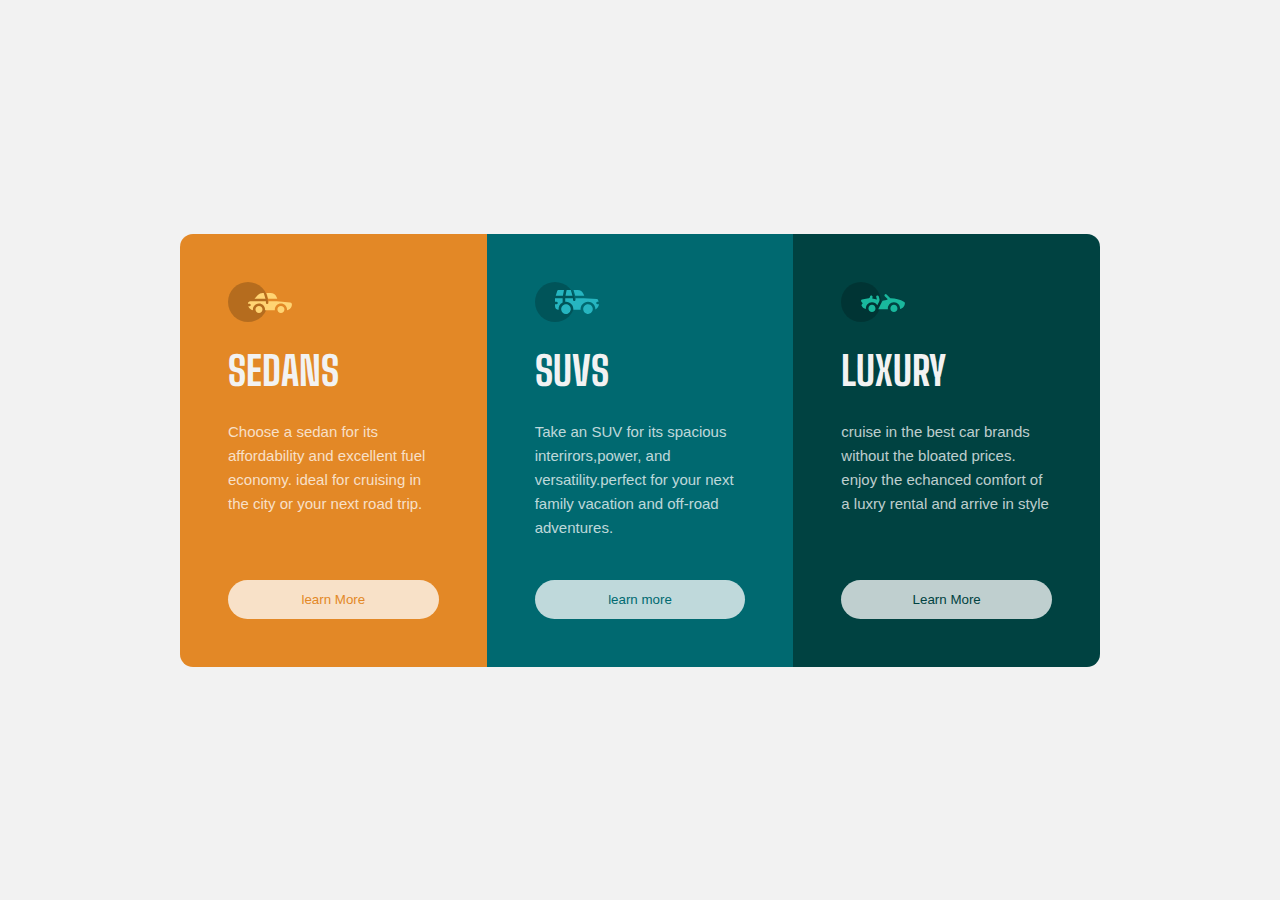
<file: index.html>
<!DOCTYPE html>
<html lang="en">
  <head>
    <meta charset="UTF-8" />
    <meta name="viewport" content="width=device-width, initial-scale=1.0" />
    <title>3-column-cards</title>
    <link
      rel="shortcut icon"
      href="assets/favicon-32x32.png"
      type="image/x-icon"
    />
    <link rel="stylesheet" href="style.css">
    <link rel="preconnect" href="https://fonts.googleapis.com">
<link rel="preconnect" href="https://fonts.gstatic.com" crossorigin>
  </head>
  <body>
    <main class="card-container">
      <!-- section-1, card -1 -->
      <section class="card" id="sedan">
        <div class="card-content">
          <img src="assets/icon-sedans.svg" alt="sedan icon" />
          <h1>SEDANS</h1>
          <p>
            Choose a sedan for its affordability and excellent fuel economy.
            ideal for cruising in the city or your next road trip.
          </p>
        </div>
        <button>learn More</button>
      </section>
      <!-- section-2, card -2 -->
      <section class="card" id="suv">
        <div class="card-content">
          <img src="assets/icon-suvs.svg" alt="suv icon" />
          <h1>SUVS</h1>
          <p>
            Take an SUV for its spacious interirors,power, and versatility.perfect for your next family vacation and off-road adventures.
          </p>
        </div>
        <button>learn more</button>
      </section>
       <!-- section-3, card -3 -->
        <section class="card" id="luxury">
            <div class="card-content">
                <img src="assets/icon-luxury.svg" alt="luxry icon">
                <h1>LUXURY</h1>
                <p> cruise in the best car brands without the bloated prices. enjoy the echanced comfort of a luxry rental and arrive in style</p>
            </div>
            <button>Learn More</button>
        </section>
    </main>
  </body>
</html>
</file>
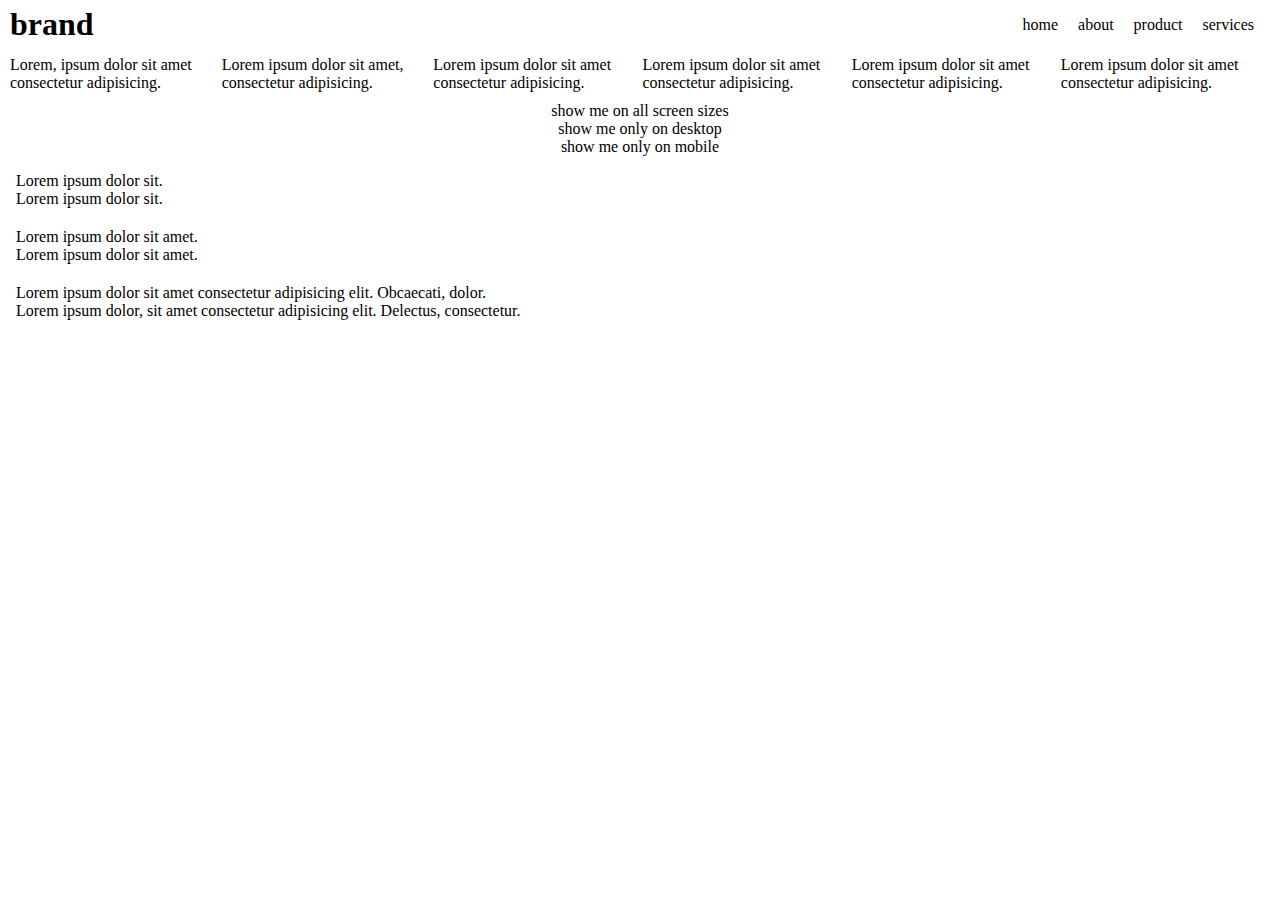
<file: mediaquery.html>
<!DOCTYPE html>
<html lang="en">
  <head>
    <meta charset="UTF-8" />
    <meta name="viewport" content="width=device-width, initial-scale=1.0" />
    <title>mediaquery</title>
    <link rel="stylesheet" href="mediaquery.css">
  </head>
  <body>
    <nav>
      <h1>brand</h1>
      <ul>
        <li>home</li>
        <li>about</li>
        <li>product</li>
        <li>services</li>
      </ul>
      <h2>menu-icon</h2>
    </nav>
    <main>
      <section id="section-1">
        <p>Lorem, ipsum dolor sit amet consectetur adipisicing.</p>
        <p>Lorem ipsum dolor sit amet, consectetur adipisicing.</p>
        <p>Lorem ipsum dolor sit amet consectetur adipisicing.</p>
        <p>Lorem ipsum dolor sit amet consectetur adipisicing.</p>
        <p>Lorem ipsum dolor sit amet consectetur adipisicing.</p>
        <p>Lorem ipsum dolor sit amet consectetur adipisicing.</p>
      </section>
      <section id="section-2">
        <p>show me on all screen sizes</p>
        <p id="desktop">show me only on desktop</p>
        <p id="tablet">show me only on tablet</p>
        <p id="mobile">show me only on mobile</p>
      </section>
    </main>
    <footer>
      <div>
        <p>Lorem ipsum dolor sit.</p>
        <p>Lorem ipsum dolor sit.</p>
      </div>
      <div>
        <p>Lorem ipsum dolor sit amet.</p>
        <p>Lorem ipsum dolor sit amet.</p>
      </div>
      <div>
        <p>
          Lorem ipsum dolor sit amet consectetur adipisicing elit. Obcaecati,
          dolor.
        </p>
        <p>
          Lorem ipsum dolor, sit amet consectetur adipisicing elit. Delectus,
          consectetur.
        </p>
      </div>
    </footer>
  </body>
</html>
</file>
<file: style.css>
@import url('https://fonts.googleapis.com/css2?family=Lexend+Deca:wght@100..900&display=swap');
@import url('https://fonts.googleapis.com/css2?family=Big+Shoulders:opsz,wght@10..72,100..900&display=swap');
:root{
    --bright-orange:hsl(31, 77%, 52%);
    --dark-cyan: hsl(184, 100%, 22%);
    --very-dark-cyan:hsl(179, 100%, 13%);
    --transparent-white:hsla(0, 0%, 100%, 0.75);
    --very-light-gray:hsl(0, 0%, 95%);
    --ff-lexan-deca:"lexand deca",sans-serif;
    --big-shoulders:"Big Shoulders", sans-serif;
}
*{
    padding: 0;
    margin: 0;
    box-sizing: border-box;
}
body{
    font-size: 15px;
    background-color: var(--very-light-gray);
    display: flex;
    justify-content: center;
    align-items: center;
    min-height: 100vh;
    /* border: 4px solid red; */
}

.card-container{
    display: flex;
    max-width: 920px;
    flex-wrap: wrap;
    overflow: hidden;
    border-radius: 13px ;
    
    /* flex-wrap: wrap; */
}
.card{
    flex: 1;
    padding: 48px;
    display: flex;
    flex-direction: column;
    gap: 40px;
    justify-content: space-between;
}
#sedan{
    background-color: var(--bright-orange);
}
#suv{
    background-color: var(--dark-cyan);
  
}
#luxury{
    background-color: var(--very-dark-cyan);
}
.card-content{
    display: flex;
    flex-direction: column;
    gap: 25px;
}
img{
    width: 64px;
}
h1{
    font-family: var(--big-shoulders);
    font-weight: 700;
    font-size: 2.5rem;
    color: var(--very-light-gray);
}
p{
    color: var(--transparent-white);
    font-family: var(--ff-lexan-deca);
    font-weight: 400;
    line-height: 1.6;
}
button{
    background-color: var(--transparent-white);
    border-radius: 24px;
    padding: 12px 30px;
    border: none;
    font-family: var(--ff-lexan-deca);
    cursor: pointer;
}
#sedan button{
color: var(--bright-orange);
}
#suv button{
    color: var(--dark-cyan);
}

#luxury button{
    color: var(--very-dark-cyan);
}

#sedan button:hover,#suv button:hover,#luxury button:hover {
    color: var(--transparent-white);
    background-color: transparent;
    border: 1px solid var(--transparent-white);
}

/* #sedan button:hover{
color: var(--transparent-white);
background-color: transparent;
border: 1px solid var(--transparent-white);
}
#suv button:hover{
    color: var(--dark-cyan);
    background-color: transparent;
    border: 1px solid var(--transparent-white);
}
#luxury button:hover{
    color: var(--transparent-white);
    background-color: transparent;
    border: 1px solid var(--transparent-white);
} */
 @media(max-width:768px){
    .card-container{
        flex-direction: column;
        max-width: 327px;
        margin: 20px 0;
    }
    .card{
        padding: 35px;
    }
 }
</file>
<file: mediaquery.css>
/* media query */
/* example of desktop first approach */
/* body {
  background-color: blue;
  color: white;
} */

/* media-query */
/* max-width */

/* tab */
/* @media (max-width: 768px) {
  body {
    background-color: green;
  }
} */
/* mobile */
/* @media (max-width: 426px) {
  body {
    background-color: brown;
  }
} */

/* example of mobile first approach */
/* min-width */

/* body{
    background-color: yellow;
}

@media(min-width:768px){
    body{
        background-color: blue;
        color: white;
    }
}

@media(min-width:1024px){
    body{
        background-color: purple;
    }
} */

* {
  padding: 0;
  margin: 0;
  box-sizing: border-box;
}
nav {
  display: flex;
  justify-content: space-between;
  padding: 6px 10px;
}
ul {
  display: flex;
  list-style: none;
  align-items: center;
  gap: 20px;
  padding: 10px 16px;
  /* border: 1px solid red; */
}
h2 {
  display: none;
}
/* main */
main {
  /* border: 1px solid red; */
  padding: 6px 10px;
}
#section-1 {
  display: flex;
  /* border: 1px solid blue; */
  justify-content: space-around;
  margin-bottom: 10px;
}
#tablet,
#mobile {
  display: none;
}

/* #mobile{
    display: none;
 } */
#section-2 {
  text-align: center;
}
footer {
  display: flex;
  padding: 10px 16px;
  justify-content: space-between;
}

@media (max-width: 768px){
    #desktop{
display: none;
}
#tablet{
    display: block;
}
    }

@media (max-width: 426px) {
  ul {
    display: none;
  }
  /* h2 {
    display: block;
  } */
  #section-1 {
    /* display: flex;  no need because there is another section with that command */
    flex-direction: column;
  }
  /* #desktop{
    display: none; */
  }
  #mobile{
    display: block;
  }

  #tablet{
    display: none;
  }
  footer{
    flex-direction: column;
    gap: 20px;
  }
</file>
